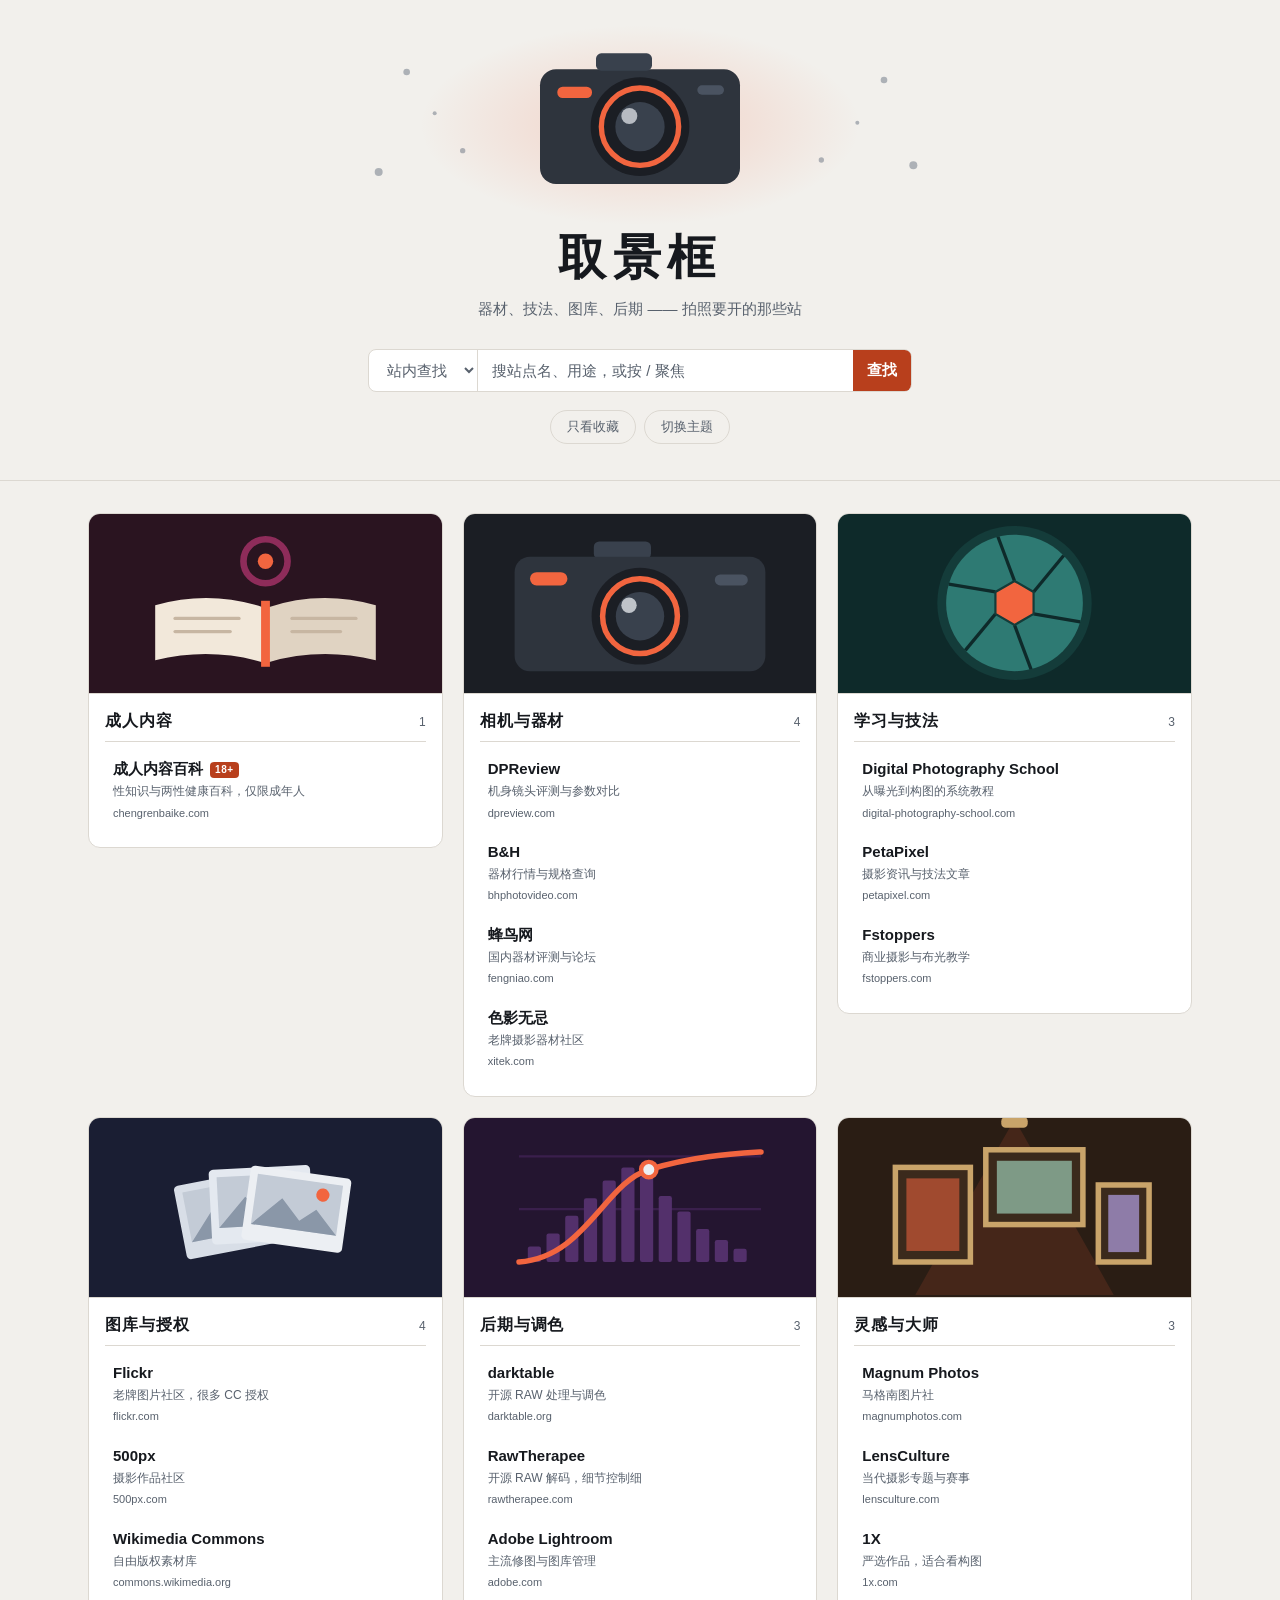
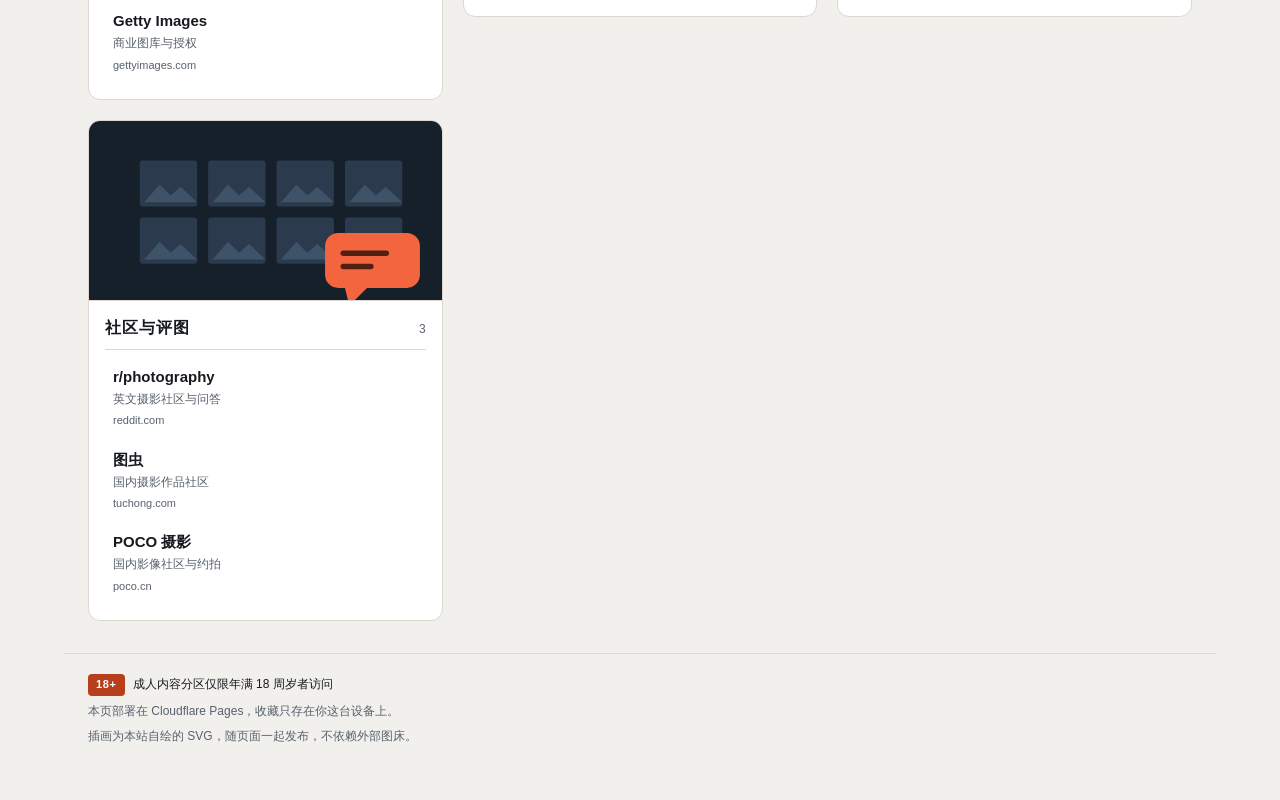
<file: index.html>
<!doctype html>
<html lang="zh-CN">
<head>
<meta charset="utf-8">
<meta name="viewport" content="width=device-width,initial-scale=1">
<title>取景框 - 相机、技法、图库与后期网址分类</title>
<meta name="description" content="按分类整理的摄影网址：相机器材、学习技法、图库授权、后期调色、灵感与大师、社区评图，每类配有插画，支持站内查找和本地收藏。含成人内容分区，仅限 18 周岁及以上访问。">

<!-- ↓ 镜像站取消这一行注释，主力站保持注释。详见 README.md
     只开 noindex,follow。别再加 canonical：两个信号矛盾，
     canonical 会把 noindex 一并传过去。 -->
<!-- <meta name="robots" content="noindex,follow"> -->

<meta property="og:type" content="website">
<meta property="og:locale" content="zh_CN">
<meta property="og:title" content="取景框 - 相机、技法、图库与后期网址分类">
<meta property="og:description" content="相机、技法、图库、后期与社区的分类网址，每类配有插画。">
<!-- og:image 必须是绝对网址，而且社交平台不渲染 SVG，所以用 PNG。
     指向主力站那一份：页面在哪个域名下都能被抓到这张图。 -->
<meta property="og:image" content="https://photonav.pages.dev/art/og.png">
<meta property="og:image:width" content="1200">
<meta property="og:image:height" content="630">
<!-- no-referrer 而不是 no-referrer-when-downgrade：
     后者会把完整来源网址发给目标站，成人条目那一条尤其不该这样。 -->
<meta name="referrer" content="no-referrer">
<!-- 内联 data: 图标：没有它每次首访都会请求 /favicon.ico，
     而两个托管平台都用 404.html 来响应，浏览器拿到一份 HTML
     当图片解码，控制台报错。 -->
<link rel="icon" href="data:image/svg+xml,%3Csvg xmlns='http://www.w3.org/2000/svg' viewBox='0 0 32 32'%3E%3Crect width='32' height='32' rx='7' fill='%2312151A'/%3E%3Ccircle cx='16' cy='17' r='8' fill='none' stroke='%23F2653F' stroke-width='3'/%3E%3Crect x='11' y='6' width='10' height='4' rx='1.5' fill='%239AA5B2'/%3E%3C/svg%3E">
<link rel="stylesheet" href="style.css">
<script>
  /* 兜底卡默认不显示。脚本放在 body 末尾，慢速连接下浏览器会先
     把它画出来——正常加载却看到「没能加载完整」是误判。
     等 4 秒，到时候 app.js 还没启动才揭开。 */
  setTimeout(function () {
    var h = document.documentElement;
    if (h.className.indexOf('js-ok') === -1) h.className += ' boot-show';
  }, 4000);
</script>
</head>
<body>

<!-- 脚本没起来时的兜底。app.js 一启动就会把它藏掉。 -->
<div class="boot">
  <h2>页面没能加载完整</h2>
  <p>刷新一下通常就好。如果反复这样，可能是拦截插件挡掉了本页的脚本。</p>
</div>

<noscript>
  <!-- 禁用 JS 时上面那个 setTimeout 也不会跑，所以 .boot 一直是
       隐藏的；这一张用 .ns 单独揭开，不会和它叠成两张卡片。 -->
  <div class="boot ns">
    <h2>需要开启 JavaScript</h2>
    <p>本页的分类与查找功能依赖脚本。</p>
  </div>
  <style>.boot.ns { display: block; }</style>
</noscript>

<div id="shell" class="shell" hidden>

  <header class="hero">
    <div class="hero-in">
      <!-- 头图是装饰性的，正文信息不依赖它，所以 alt 留空、
           用 aria-hidden 让读屏器跳过，别念一遍"相机插画"。 -->
      <img class="hero-art" src="art/hero.svg" alt="" aria-hidden="true" width="960" height="300">
      <h1 class="title" id="brand-name">取景框</h1>
      <p class="lede" id="brand-tag"></p>

      <form id="find-form" class="find" role="search">
        <label class="sr-only" for="engine">查找方式</label>
        <select id="engine">
          <option value="local">站内查找</option>
          <option value="baidu">百度</option>
          <option value="bing">Bing</option>
          <option value="google">Google</option>
        </select>
        <label class="sr-only" for="find">关键词</label>
        <input id="find" type="search" placeholder="搜站点名、用途，或按 / 聚焦" autocomplete="off" spellcheck="false">
        <button type="submit">查找</button>
      </form>

      <div class="tools">
        <!-- 收藏之前只改了个图标、存了个数组，没有任何地方用到。
             这个开关让星标真的起作用。 -->
        <button type="button" id="only-fav" class="theme" aria-pressed="false">只看收藏</button>
        <!-- aria-label 必须包含可见文字「切换主题」，
             否则语音控制念可见文字匹配不上（WCAG 2.5.3）。 -->
        <button type="button" id="theme" class="theme" aria-label="切换主题">切换主题</button>
      </div>
    </div>
  </header>

  <main class="main">
    <!-- 每个分类是一张带插画的卡片 -->
    <div id="groups" class="deck"></div>
    <p id="empty" class="empty" role="status" hidden></p>
  </main>

  <footer class="foot">
    <p class="foot-age"><span class="mark">18+</span> 成人内容分区仅限年满 18 周岁者访问</p>
    <p class="foot-note" id="foot-note"></p>
    <p class="foot-art">插画为本站自绘的 SVG，随页面一起发布，不依赖外部图床。</p>
  </footer>
</div>

<!-- 成人条目的点击确认。只拦那一条，其余链接照常直达。 -->
<div id="ask" class="ask" role="dialog" aria-modal="true" aria-labelledby="ask-title" hidden>
  <div class="ask-panel">
    <p class="mark-row"><span class="mark">18+</span></p>
    <h2 id="ask-title">这是成人内容</h2>
    <p class="ask-body">你正要打开 <span id="ask-name"></span>，内容面向成年人。请确认你已满 18 周岁。</p>
    <div class="ask-actions">
      <button type="button" id="ask-ok" class="btn">我已满 18 周岁，继续</button>
      <button type="button" id="ask-no" class="btn btn-quiet">取消</button>
    </div>
    <p class="ask-fine">确认结果只存在这台设备的浏览器里，下次不再询问。</p>
  </div>
</div>

<script src="sites.js"></script>
<script src="app.js"></script>
</body>
</html>
</file>
<file: style.css>
/* 取景框 -----------------------------------------------------
   第九套视觉与模板。和前八套最大的不同：**有图**。
   每个分类一幅手绘 SVG 插画，加一幅头图，全在 art/ 目录。

   为什么用 SVG 而不是位图：一两 KB 一幅，任何分辨率都清晰，
   随页面一起发布，不依赖外部图床也就不会 404。

   插画自带底色，不跟随主题变量 —— 它们是 <img> 引入的独立文档，
   拿不到页面的 CSS 变量。所以每幅都选了在深浅两种页面底色上
   都立得住的配色，并共用同一个琥珀橙做焦点色，成系列。

   配色取暗房：炭蓝底 + 安全灯琥珀橙。
   前八套：深李木墨+黄铜+宋体 / 冷灰+正红+黑体重字 /
   深靛蓝+青绿+左侧栏 / 浅暖+浓紫+顶部条 / 浅绿白+深绿+标签页 /
   深夜航蓝+电光蓝+details 折叠 / PCB 绿+青品+多列瀑布流 /
   奶油+搪瓷多色+马赛克网格。 */

:root {
  color-scheme: dark light;

  --ground: #12151A;
  --panel:  #1A1F26;
  --raise:  #222933;
  --ink:    #ECEFF3;
  --muted:  #9AA5B2;
  --line:   #2B323C;
  --accent: #F2653F;
  --on-accent: #2A1008;
}

/* JS 被拦时 data-theme 不会被设上。没有这段的话，浅色系统用户
   会拿到深色配色，而 UA 信了 color-scheme 把滚动条画成浅色。 */
@media (prefers-color-scheme: light) {
  :root:not([data-theme]) {
    color-scheme: light;
    --ground: #F2F0EC;
    --panel:  #FFFFFF;
    --raise:  #F7F5F1;
    --ink:    #16191E;
    --muted:  #58616D;
    --line:   #DCD8D1;
    --accent: #B83F1C;
    --on-accent: #FFFFFF;
  }
}

[data-theme="dark"] { color-scheme: dark; }

[data-theme="light"] {
  color-scheme: light;
  --ground: #F2F0EC;
  --panel:  #FFFFFF;
  --raise:  #F7F5F1;
  --ink:    #16191E;
  --muted:  #58616D;
  --line:   #DCD8D1;
  --accent: #B83F1C;
  --on-accent: #FFFFFF;
}

*, *::before, *::after { box-sizing: border-box; }

html { -webkit-text-size-adjust: 100%; }

body {
  margin: 0;
  background: var(--ground);
  color: var(--ink);
  font-family: "PingFang SC", "Microsoft YaHei", "Hiragino Sans GB", "Noto Sans SC", sans-serif;
  font-size: 16px;
  line-height: 1.6;
}

a { color: inherit; text-decoration: none; }
img { display: block; max-width: 100%; }

.sr-only {
  position: absolute; width: 1px; height: 1px;
  margin: -1px; padding: 0; overflow: hidden;
  clip: rect(0 0 0 0); white-space: nowrap; border: 0;
}

:focus-visible { outline: 2px solid var(--accent); outline-offset: 2px; }

/* 凡是会被 JS 切 hidden 的元素都显式写：作者样式里的 display
   会压过浏览器默认的 [hidden]{display:none}。 */
.shell[hidden], .card[hidden], .item[hidden],
.empty[hidden], .ask[hidden] { display: none; }

/* 报头 ------------------------------------------------------ */

.hero { border-bottom: 1px solid var(--line); }
.hero-in { max-width: 72rem; margin: 0 auto; padding: 1.5rem 1.5rem 2.25rem; text-align: center; }

/* 宽高比写在 HTML 的 width/height 上，图没加载完也不会跳版 */
.hero-art { width: 100%; max-width: 40rem; height: auto; margin: 0 auto .5rem; }

.title {
  font-size: clamp(2.25rem, 7vw, 3rem);
  font-weight: 800;
  letter-spacing: .14em;
  line-height: 1.1;
  margin: 0;
}

.lede { margin: .75rem 0 1.75rem; font-size: .9375rem; color: var(--muted); }

.find {
  display: flex;
  max-width: 34rem;
  margin: 0 auto;
  border: 1px solid var(--line);
  border-radius: .5rem;
  background: var(--panel);
  text-align: left;
}

.find:focus-within { border-color: var(--accent); }

.find select, .find input, .find button {
  font-family: inherit;
  font-size: .9375rem;
  border: 0;
  background: transparent;
  color: var(--ink);
  padding: .6875rem .875rem;
}

.find select {
  flex: none;
  border-right: 1px solid var(--line);
  border-radius: .4rem 0 0 .4rem;
  color: var(--muted);
  cursor: pointer;
}

.find input { flex: 1 1 auto; min-width: 0; }
.find input::placeholder { color: var(--muted); }

.find button {
  flex: none;
  background: var(--accent);
  color: var(--on-accent);
  border-radius: 0 .4rem .4rem 0;
  font-weight: 700;
  cursor: pointer;
}

.tools {
  display: flex;
  justify-content: center;
  gap: .5rem;
  flex-wrap: wrap;
}

.theme {
  margin-top: 1.125rem;
  font-family: inherit;
  font-size: .8125rem;
  padding: .4375rem 1rem;
  border: 1px solid var(--line);
  border-radius: 999px;
  background: transparent;
  color: var(--muted);
  cursor: pointer;
  transition: color .16s ease, border-color .16s ease;
}

.theme:hover { color: var(--ink); border-color: var(--ink); }

/* 「只看收藏」开着的时候要看得出来 */
.theme[aria-pressed="true"] {
  color: var(--on-accent);
  background: var(--accent);
  border-color: var(--accent);
}

/* 卡片阵列 -------------------------------------------------- */

.main { max-width: 72rem; margin: 0 auto; padding: 2rem 1.5rem; }

.deck {
  display: grid;
  /* min(19rem,100%)：容器比 19rem 还窄时（折叠屏、放大字号、
     400% 缩放）光写 19rem 会撑出横向滚动条 */
  grid-template-columns: repeat(auto-fill, minmax(min(19rem, 100%), 1fr));
  gap: 1.25rem;
  align-items: start;
}

.card {
  background: var(--panel);
  border: 1px solid var(--line);
  border-radius: .75rem;
  overflow: hidden;
}

/* 插画当卡片横幅。aspect-ratio 保证图没到位时也占住位置， */
.card-art {
  width: 100%;
  aspect-ratio: 320 / 180;
  object-fit: cover;
  background: var(--raise);
  border-bottom: 1px solid var(--line);
}

/* 不支持 aspect-ratio 的老引擎退回固定高度，不至于塌成 0 */
@supports not (aspect-ratio: 1) {
  .card-art { height: 10rem; }
}

.card-body { padding: .875rem 1rem 1rem; }

.card-head {
  display: flex;
  align-items: baseline;
  gap: .625rem;
  padding-bottom: .5rem;
  margin-bottom: .375rem;
  border-bottom: 1px solid var(--line);
}

.card-head h2 { font-size: 1rem; font-weight: 700; letter-spacing: .06em; margin: 0; }
.tally { margin-left: auto; font-size: .75rem; color: var(--muted); }

/* 条目 ------------------------------------------------------ */

.item { position: relative; }

.item-link {
  display: block;
  padding: .5625rem 2rem .5625rem .5rem;
  border-radius: .375rem;
  transition: background .16s ease;
}

.item-link:hover, .item-link:focus-visible { background: var(--raise); }

.item-name { display: block; font-size: .9375rem; font-weight: 600; }
.item-note { display: block; margin-top: .0625rem; font-size: .75rem; color: var(--muted); }

.item-host {
  display: block;
  margin-top: .1875rem;
  font-size: .6875rem;
  color: var(--muted);
  overflow: hidden;
  text-overflow: ellipsis;
  white-space: nowrap;
}

.item-link:hover .item-name,
.item-link:focus-visible .item-name { color: var(--accent); }

.item-badge {
  display: inline-block;
  margin-left: .4375rem;
  padding: 0 .3125rem;
  background: var(--accent);
  color: var(--on-accent);
  font-size: .625rem;
  font-weight: 700;
  letter-spacing: .06em;
  border-radius: .25rem;
  vertical-align: .1em;
}

/* 收藏星 */

.star {
  position: absolute;
  top: .4375rem;
  right: .125rem;
  width: 1.625rem;
  height: 1.625rem;
  padding: 0;
  border: 0;
  background: transparent;
  color: var(--muted);
  font-size: .9375rem;
  line-height: 1;
  cursor: pointer;
  opacity: 0;
  transition: opacity .16s ease, color .16s ease;
}

.item:hover .star,
.star:focus-visible,
.star[aria-pressed="true"] { opacity: 1; }

.star:hover, .star[aria-pressed="true"] { color: var(--accent); }

/* 触屏没有 hover，星标会一直全透明，收藏功能等于不存在 */
@media (hover: none) { .star { opacity: .55; } }

/* 空结果 / 兜底 --------------------------------------------- */

.empty, .boot, .notice {
  background: var(--panel);
  border: 1px solid var(--line);
  border-radius: .75rem;
  padding: 1.5rem 1.25rem;
  font-size: .9375rem;
  color: var(--muted);
  margin: 0;
}

.boot, .notice { max-width: 26rem; margin: 4rem auto; }
/* #groups 是网格容器，不跨满整行的话提示框会缩成一道窄条 */
.notice { max-width: none; margin: 0; grid-column: 1 / -1; }

/* 兜底卡默认不显示，由 index.html 里的 4 秒定时器揭开 ——
   否则慢速加载时它会先被画出来，把正常加载误报成失败。
   .notice 是 JS 注入的提示框，类名必须和 .boot 不同，
   同名的话刚创建就会被这里的隐藏规则藏掉，兜底等于白写。 */
.boot { display: none; }
.boot-show .boot { display: block; }
.js-ok .boot { display: none; }

.boot h2, .notice h2 { font-size: 1.25rem; font-weight: 700; color: var(--ink); margin: 0 0 .5rem; }
.boot p, .notice p { margin: 0; font-size: .875rem; }

/* 页脚 ------------------------------------------------------ */

.foot {
  max-width: 72rem;
  margin: 0 auto;
  padding: 1.25rem 1.5rem 3rem;
  border-top: 1px solid var(--line);
  font-size: .75rem;
  color: var(--muted);
}

.foot p { margin: 0 0 .375rem; }
.foot-age { display: flex; align-items: center; gap: .5rem; color: var(--ink); }

.mark {
  padding: .125rem .5rem;
  border-radius: .25rem;
  background: var(--accent);
  color: var(--on-accent);
  font-size: .6875rem;
  font-weight: 700;
  letter-spacing: .06em;
}

/* 成人条目的点击确认 ---------------------------------------- */

.ask {
  position: fixed;
  inset: 0;
  z-index: 20;
  display: flex;
  align-items: flex-start;
  justify-content: center;
  /* 必须能滚：矮视口下面板会被切掉，按钮就点不着了 */
  overflow: auto;
  padding: 1.5rem;
  background: rgba(8, 10, 14, .84);
}

.ask-panel {
  width: 100%;
  max-width: 26rem;
  margin: auto;
  background: var(--panel);
  border: 1px solid var(--line);
  border-top: 3px solid var(--accent);
  border-radius: .75rem;
  padding: 1.625rem 1.5rem 1.375rem;
}

.mark-row { margin: 0 0 .875rem; }
.ask-panel h2 { font-size: 1.375rem; font-weight: 700; margin: 0 0 .5rem; }
.ask-body { font-size: .9375rem; margin: 0 0 1.25rem; }
.ask-body span { font-weight: 600; }
.ask-actions { display: flex; flex-wrap: wrap; gap: .625rem; margin-bottom: .875rem; }

.btn {
  font-family: inherit;
  font-size: .875rem;
  font-weight: 700;
  padding: .625rem 1.125rem;
  border-radius: .5rem;
  background: var(--accent);
  color: var(--on-accent);
  border: 1px solid var(--accent);
  cursor: pointer;
}

.btn:hover { opacity: .88; }

.btn-quiet {
  background: transparent;
  color: var(--muted);
  border-color: var(--line);
  font-weight: 400;
}

.btn-quiet:hover { opacity: 1; color: var(--ink); border-color: var(--ink); }
.ask-fine { font-size: .6875rem; color: var(--muted); margin: 0; }

@media (prefers-reduced-motion: reduce) {
  *, *::before, *::after { animation: none !important; transition-duration: .01ms !important; }
}
</file>
